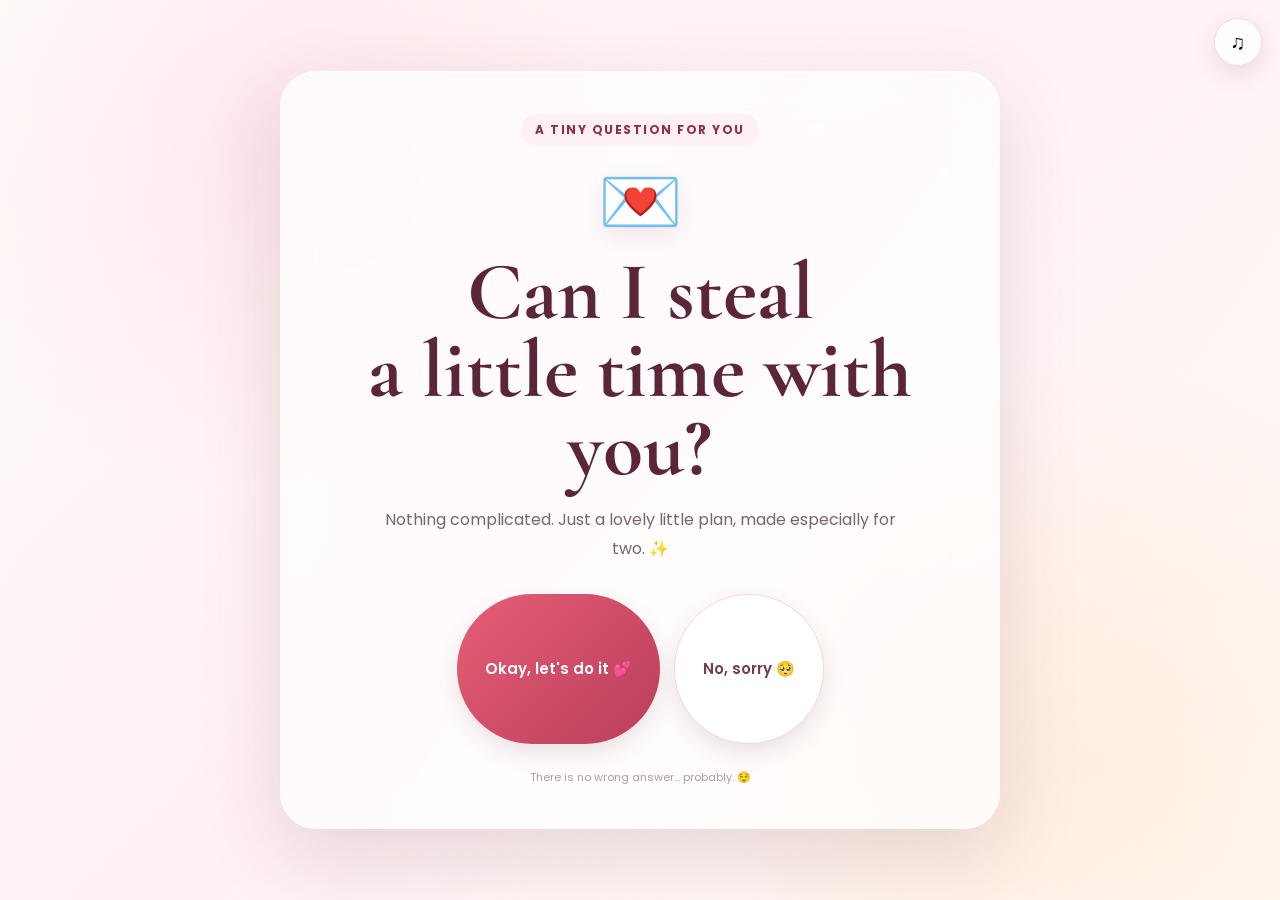
<file: index.html>
<!DOCTYPE html>
<html lang="en">
<head>
    <meta charset="UTF-8">
    <meta name="viewport" content="width=device-width, initial-scale=1.0">

    <title>A Little Question 💕</title>

    <link rel="stylesheet" href="css/style.css">
</head>

<body>

<div class="hearts" id="hearts"></div>

<button
    class="music"
    id="musicBtn"
    onclick="toggleMusic()"
    aria-label="Toggle music">
    ♫
</button>

<main class="card" id="homeCard">

    <section class="page active">

        <div class="badge">A tiny question for you</div>

        <div class="big-icon">💌</div>

        <h1>
            Can I steal<br>
            a little time with you?
        </h1>

        <p>
            Nothing complicated. Just a lovely little plan,
            made especially for two. ✨
        </p>

        <div class="buttons" id="homeButtons">

            <button
                class="btn primary"
                onclick="goTo('date.html')">
                Okay, let's do it 💕
            </button>

            <button
                class="btn secondary no-button"
                id="noButton">
                No, sorry 🥺
            </button>

        </div>

        <div class="footer-note">
            There is no wrong answer... probably. 😌
        </div>

    </section>

</main>

<script src="js/music.js"></script>
<script src="js/home.js"></script>

</body>
</html>
</file>
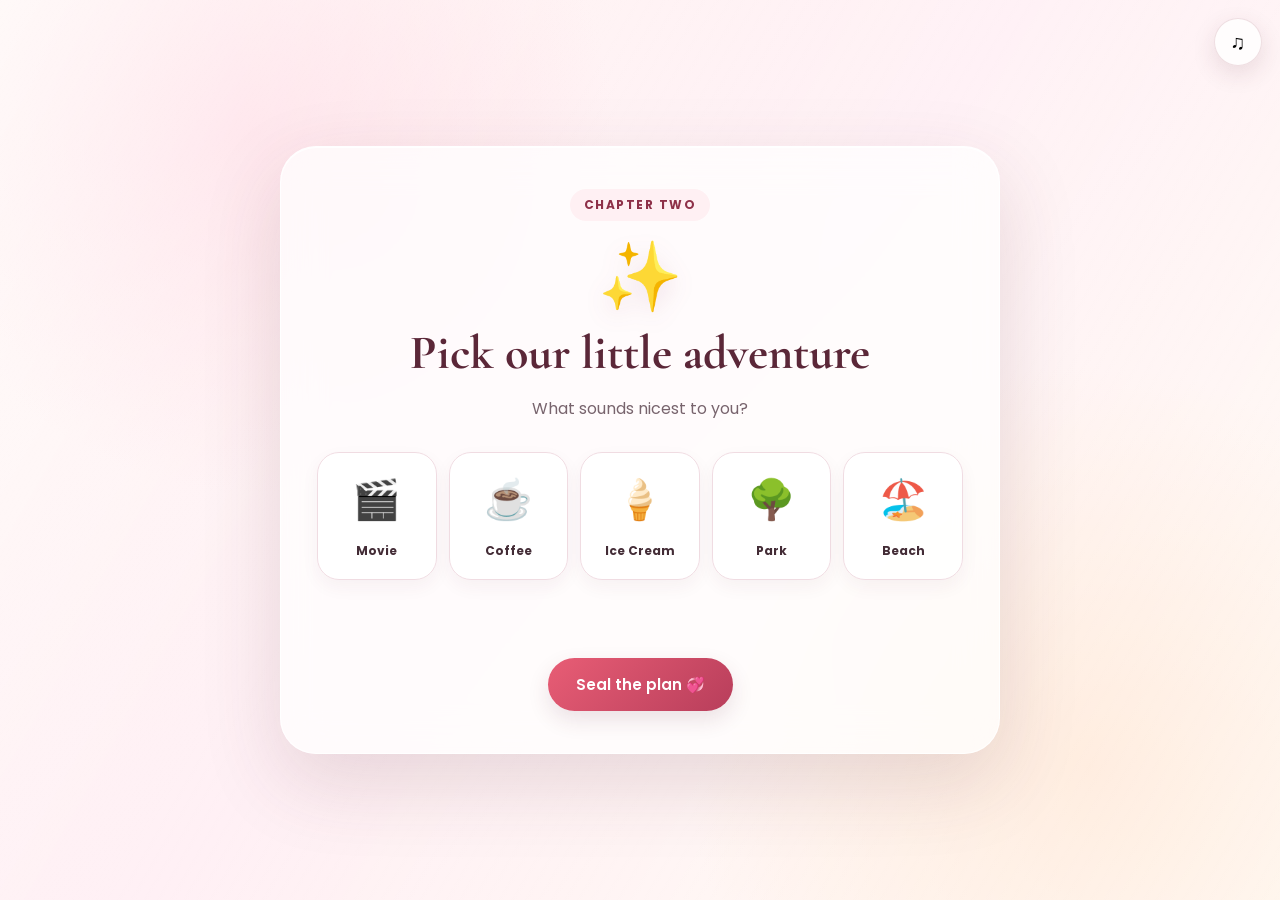
<file: activity.html>
<!DOCTYPE html>
<html lang="en"><head>
<meta charset="UTF-8"><meta name="viewport" content="width=device-width, initial-scale=1.0">
<title>Pick Our Adventure ✨</title><link rel="stylesheet" href="css/style.css"></head>
<body>
<div class="hearts" id="hearts"></div>
<button class="music" id="musicBtn" onclick="toggleMusic()" aria-label="Toggle music">♫</button>
<main class="card"><section class="page active">
<div class="badge">Chapter two</div><div class="big-icon">✨</div>
<h2>Pick our little adventure</h2><p>What sounds nicest to you?</p>
<div class="choices">
<div class="choice" data-choice="Movie" onclick="selectChoice(this)"><span class="icon">🎬</span><strong>Movie</strong></div>
<div class="choice" data-choice="Coffee" onclick="selectChoice(this)"><span class="icon">☕</span><strong>Coffee</strong></div>
<div class="choice" data-choice="Ice Cream" onclick="selectChoice(this)"><span class="icon">🍦</span><strong>Ice Cream</strong></div>
<div class="choice" data-choice="Park" onclick="selectChoice(this)"><span class="icon">🌳</span><strong>Park</strong></div>
<div class="choice" data-choice="Beach" onclick="selectChoice(this)"><span class="icon">🏖️</span><strong>Beach</strong></div></div>
<div class="hint" id="choiceHint"></div>
<div class="buttons"><button class="btn primary" onclick="submitChoice()">Seal the plan 💞</button></div>
</section></main>
<script src="js/music.js"></script><script src="js/home.js"></script><script src="js/config.js"></script><script src="js/activity.js"></script>
</body></html>
</file>
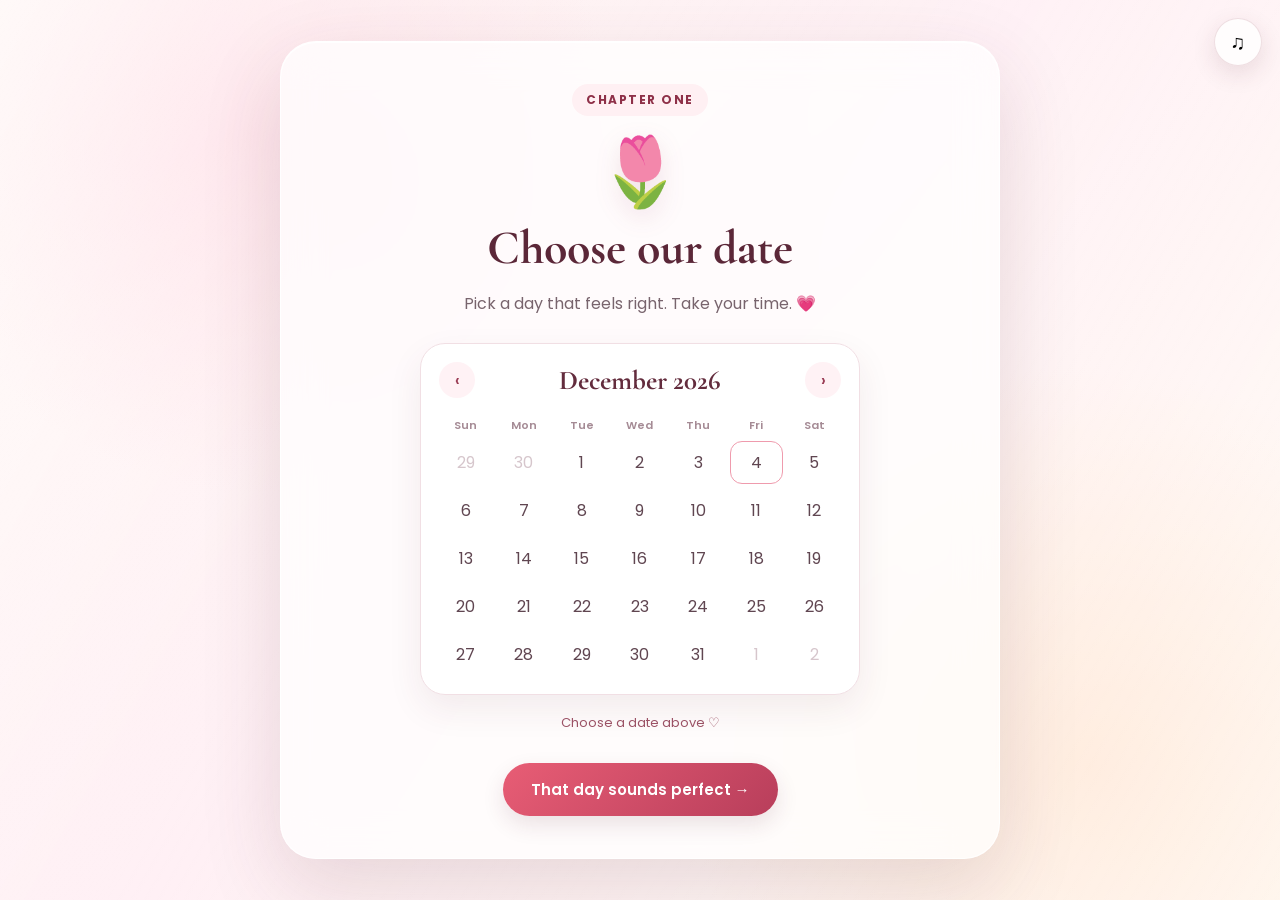
<file: date.html>
<!DOCTYPE html>
<html lang="en"><head>
<meta charset="UTF-8"><meta name="viewport" content="width=device-width, initial-scale=1.0">
<title>Choose Our Date 🌷</title><link rel="stylesheet" href="css/style.css"></head>
<body>
<div class="hearts" id="hearts"></div>
<button class="music" id="musicBtn" onclick="toggleMusic()" aria-label="Toggle music">♫</button>
<main class="card"><section class="page active">
<div class="badge">Chapter one</div><div class="big-icon">🌷</div>
<h2>Choose our date</h2><p>Pick a day that feels right. Take your time. 💗</p>
<div class="calendar"><div class="cal-head">
<button onclick="changeMonth(-1)">‹</button><div class="month" id="monthTitle"></div><button onclick="changeMonth(1)">›</button></div>
<div class="week"><span>Sun</span><span>Mon</span><span>Tue</span><span>Wed</span><span>Thu</span><span>Fri</span><span>Sat</span></div>
<div class="days" id="days"></div></div>
<div class="selected-date" id="dateHint">Choose a date above ♡</div>
<div class="buttons"><button class="btn primary" onclick="submitDate()">That day sounds perfect →</button></div>
</section></main>
<script src="js/music.js"></script><script src="js/home.js"></script><script src="js/calendar.js"></script>
</body></html>
</file>
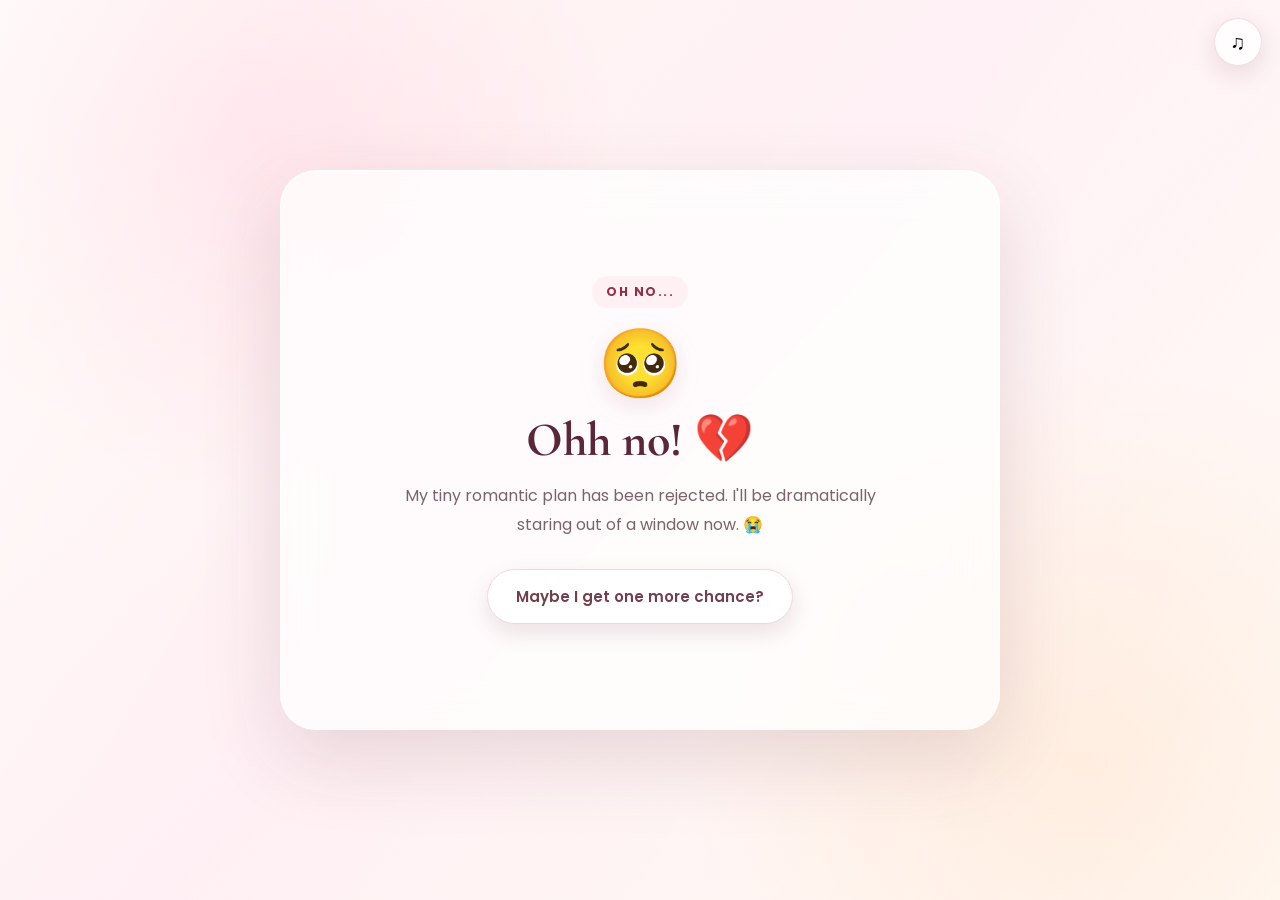
<file: no.html>
<!DOCTYPE html>
<html lang="en"><head>
<meta charset="UTF-8"><meta name="viewport" content="width=device-width, initial-scale=1.0">
<title>Ohh No! 🥺</title><link rel="stylesheet" href="css/style.css"></head>
<body>
<div class="hearts" id="hearts"></div>
<button class="music" id="musicBtn" onclick="toggleMusic()" aria-label="Toggle music">♫</button>
<main class="card"><section class="page active">
<div class="badge">Oh no...</div><div class="big-icon">🥺</div>
<h2>Ohh no! 💔</h2>
<p>My tiny romantic plan has been rejected. I'll be dramatically staring out of a window now. 😭</p>
<div class="buttons"><button class="btn secondary" onclick="goTo('index.html')">Maybe I get one more chance?</button></div>
</section></main>
<script src="js/music.js"></script><script src="js/home.js"></script>
</body></html>
</file>
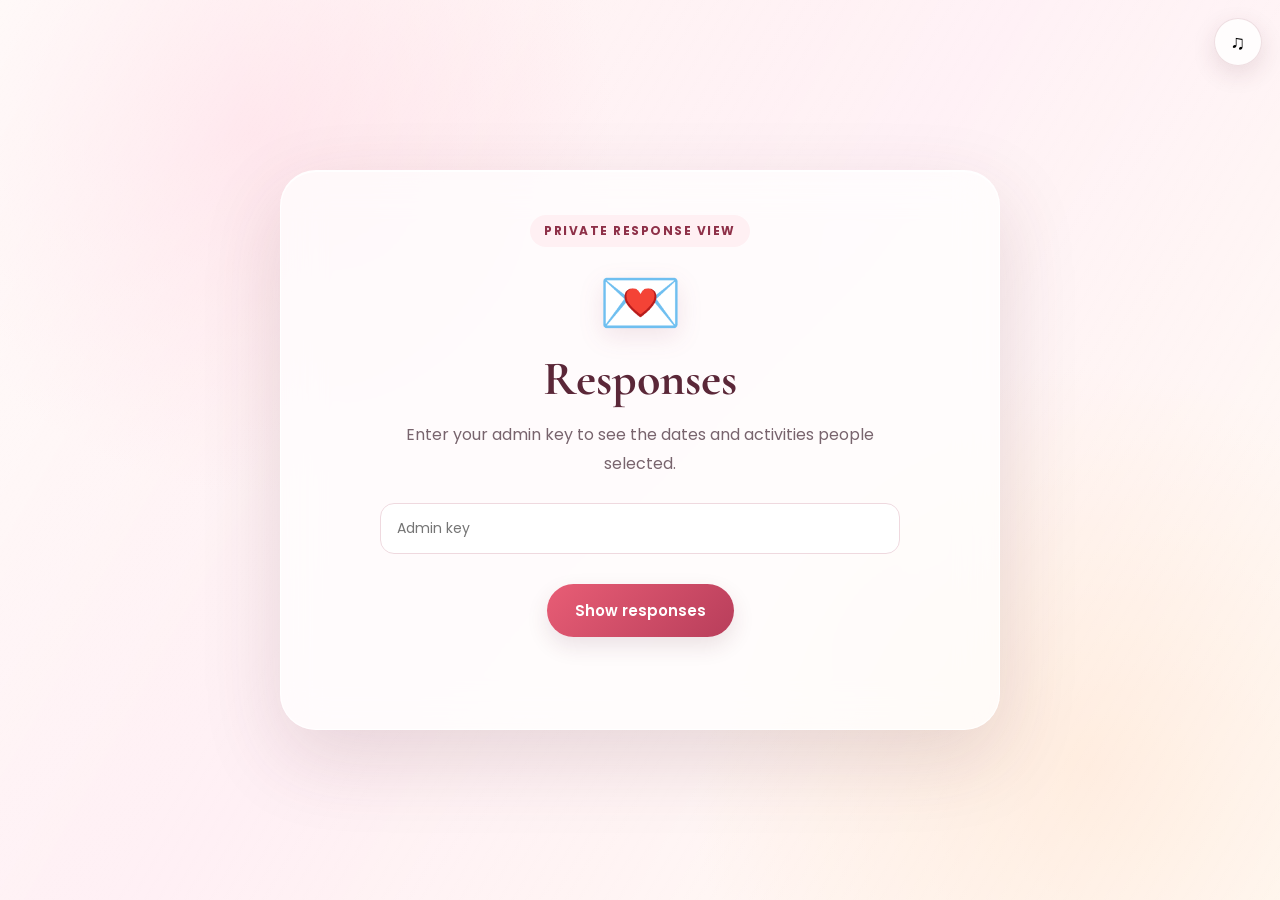
<file: responses.html>
<!DOCTYPE html>
<html lang="en">
<head>
<meta charset="UTF-8">
<meta name="viewport" content="width=device-width, initial-scale=1.0">
<title>Responses 💕</title>
<link rel="stylesheet" href="css/style.css">
<style>
.response-wrap{width:100%;max-width:900px;margin:auto}
.admin-box{max-width:520px;margin:25px auto 0}
.admin-input{width:100%;padding:14px 16px;border:1px solid #efd9df;border-radius:14px;background:#fff;font:14px Poppins,sans-serif;color:#432c36;outline:none}
.admin-input:focus{border-color:#e85d75;box-shadow:0 0 0 3px #fff0f3}
.response-table{width:100%;margin-top:25px;border-collapse:collapse;background:#fff;border-radius:18px;overflow:hidden;box-shadow:0 10px 25px rgba(90,35,50,.07)}
.response-table th,.response-table td{padding:13px 10px;border-bottom:1px solid #f3e3e7;text-align:left;font-size:13px}
.response-table th{background:#fff0f3;color:#8e3048}
.status{min-height:24px;color:#9b5265;margin:12px 0;font-size:13px}
@media(max-width:600px){.response-table th,.response-table td{padding:9px 6px;font-size:11px}}
</style>
</head>
<body>
<div class="hearts" id="hearts"></div>
<button class="music" id="musicBtn" onclick="toggleMusic()">♫</button>
<main class="card">
<section class="page active response-wrap">
<div class="badge">Private response view</div>
<div class="big-icon">💌</div>
<h2>Responses</h2>
<p>Enter your admin key to see the dates and activities people selected.</p>
<div class="admin-box">
<input class="admin-input" id="adminKey" type="password" placeholder="Admin key">
<div class="buttons"><button class="btn primary" onclick="loadResponses()">Show responses</button></div>
<div class="status" id="status"></div>
</div>
<div id="tableContainer"></div>
</section>
</main>
<script src="js/music.js"></script>
<script src="js/home.js"></script>
<script src="js/config.js"></script>
<script src="js/responses.js"></script>
</body>
</html>
</file>
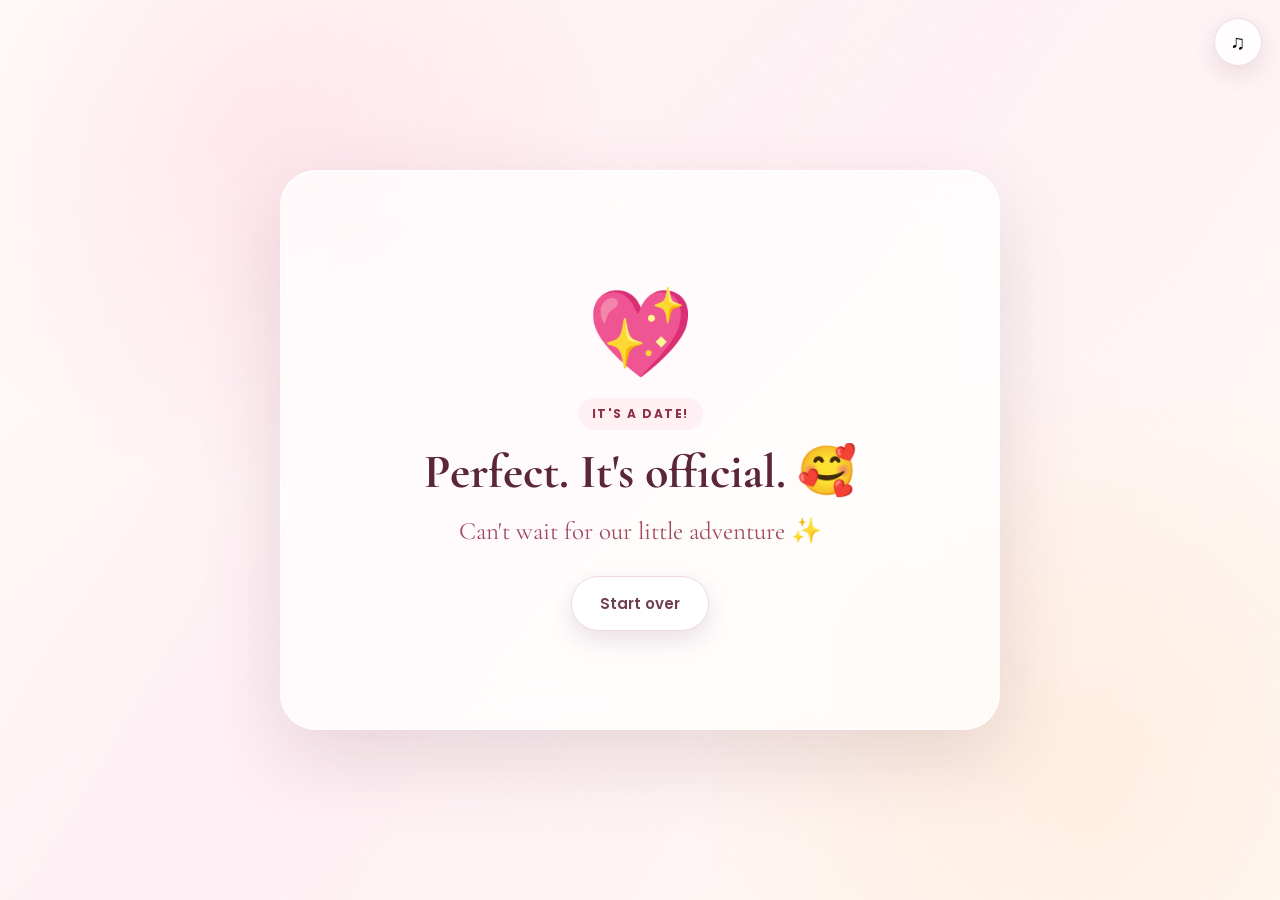
<file: success.html>
<!DOCTYPE html>
<html lang="en"><head>
<meta charset="UTF-8"><meta name="viewport" content="width=device-width, initial-scale=1.0">
<title>It's a Date! 💖</title><link rel="stylesheet" href="css/style.css"></head>
<body>
<div class="hearts" id="hearts"></div>
<button class="music" id="musicBtn" onclick="toggleMusic()" aria-label="Toggle music">♫</button>
<main class="card"><section class="page active">
<div class="final-heart">💖</div><div class="badge">It's a date!</div>
<h2>Perfect. It's official. 🥰</h2><p id="summary"></p>
<div class="signature">Can't wait for our little adventure ✨</div>
<div class="buttons"><button class="btn secondary" onclick="startOver()">Start over</button></div>
</section></main>
<script src="js/music.js"></script><script src="js/home.js"></script><script src="js/success.js"></script>
</body></html>
</file>
<file: css/style.css>
@import url('https://fonts.googleapis.com/css2?family=Cormorant+Garamond:wght@500;600;700&family=Poppins:wght@400;500;600;700&display=swap');
*{box-sizing:border-box}
:root{--rose:#e85d75;--deep:#8e3048;--cream:#fff9f5;--ink:#432c36}
body{
 margin:0;min-height:100vh;overflow-x:hidden;color:var(--ink);
 font-family:Poppins,sans-serif;
 background:radial-gradient(circle at 20% 15%,#ffe0e8 0,transparent 28%),
            radial-gradient(circle at 85% 85%,#ffe7d5 0,transparent 30%),
            linear-gradient(135deg,#fff8f4,#fff0f5 48%,#fff8ef);
 display:flex;justify-content:center;align-items:center;padding:22px;
}
body:before{content:"";position:fixed;inset:0;pointer-events:none;background:linear-gradient(120deg,rgba(255,255,255,.5),transparent 35%,rgba(255,255,255,.35));z-index:-1}
.hearts{position:fixed;inset:0;pointer-events:none;overflow:hidden;z-index:0}
.heart{position:absolute;bottom:-50px;font-size:18px;opacity:0;animation:floatUp linear forwards}
@keyframes floatUp{0%{transform:translateY(0) rotate(0) scale(.7);opacity:0}10%{opacity:.7}90%{opacity:.55}100%{transform:translateY(-110vh) rotate(35deg) scale(1.25);opacity:0}}
.music{
 position:fixed;right:18px;top:18px;z-index:20;width:48px;height:48px;border-radius:50%;
 border:1px solid rgba(142,48,72,.15);background:rgba(255,255,255,.78);backdrop-filter:blur(10px);
 box-shadow:0 8px 25px rgba(80,35,48,.12);cursor:pointer;font-size:20px
}
.card{
 position:relative;z-index:2;width:min(720px,100%);min-height:560px;padding:42px 36px;
 display:flex;align-items:center;justify-content:center;text-align:center;
 background:rgba(255,255,255,.72);border:1px solid rgba(255,255,255,.85);
 backdrop-filter:blur(20px);border-radius:36px;
 box-shadow:0 28px 80px rgba(94,44,60,.15),inset 0 1px 0 white;
}
.page{display:none;width:100%;animation:enter .55s cubic-bezier(.2,.8,.2,1)}
.page.active{display:block}
@keyframes enter{from{opacity:0;transform:translateY(20px) scale(.98)}to{opacity:1;transform:none}}
.badge{display:inline-block;padding:7px 14px;border-radius:100px;background:#fff0f3;color:var(--deep);font-size:12px;font-weight:700;letter-spacing:1.5px;text-transform:uppercase;margin-bottom:18px}
.big-icon{font-size:68px;line-height:1;margin:4px 0 18px;filter:drop-shadow(0 8px 12px rgba(150,50,70,.12))}
h1,h2{font-family:"Cormorant Garamond",serif;color:#5b2738;margin:0}
h1{font-size:clamp(50px,9vw,82px);line-height:.95}
h2{font-size:48px;line-height:1}
p{font-size:16px;line-height:1.8;color:#78646d;max-width:520px;margin:18px auto}
.buttons{display:flex;justify-content:center;gap:14px;flex-wrap:wrap;margin-top:30px}
button{font:600 15px Poppins,sans-serif;cursor:pointer;border:0}
.btn{padding:15px 28px;border-radius:100px;transition:.25s;box-shadow:0 9px 22px rgba(90,35,50,.12)}
.btn:hover{transform:translateY(-3px)}
.primary{color:white;background:linear-gradient(135deg,#e85d75,#b83e5b)}
.secondary{color:#71404e;background:#fff;border:1px solid #f0d8df}
.calendar{
 max-width:440px;margin:25px auto 18px;background:#fff;border:1px solid #f1dfe4;
 border-radius:25px;padding:18px;box-shadow:0 14px 35px rgba(85,35,52,.08)
}
.cal-head{display:flex;align-items:center;justify-content:space-between;margin-bottom:12px}
.cal-head button{width:36px;height:36px;border-radius:50%;background:#fff2f5;color:#9b3d55}
.month{font-family:"Cormorant Garamond",serif;font-size:27px;font-weight:700;color:#632c3d}
.week,.days{display:grid;grid-template-columns:repeat(7,1fr);gap:5px}
.week span{font-size:11px;color:#a58b95;font-weight:600;padding:7px 0}
.day{
 height:43px;border-radius:12px;background:transparent;color:#604651;display:flex;align-items:center;justify-content:center;
 cursor:pointer;transition:.18s
}
.day:hover{background:#fff0f3;transform:scale(1.05)}
.day.muted{color:#d6c6cc}.day.today{border:1px solid #ef9bad}.day.selected{background:linear-gradient(135deg,#e85d75,#b83e5b);color:white;box-shadow:0 7px 16px rgba(210,75,100,.25)}
.selected-date{font-size:13px;color:#9b5265;min-height:20px}
.choices{display:grid;grid-template-columns:repeat(5,1fr);gap:12px;margin:28px 0}
.choice{
 border:1px solid #f0dce2;background:rgba(255,255,255,.82);border-radius:22px;padding:17px 7px;
 cursor:pointer;transition:.25s;box-shadow:0 7px 18px rgba(90,35,50,.05)
}
.choice:hover{transform:translateY(-6px);border-color:#ef9bad}
.choice.selected{background:#fff0f3;border:2px solid #e85d75;transform:translateY(-5px);box-shadow:0 12px 24px rgba(210,75,100,.15)}
.choice .icon{display:block;font-size:39px;margin-bottom:8px}.choice strong{font-size:12px}
.hint{font-size:13px;color:#a04a60;min-height:20px;margin:8px auto}
.final-heart{font-size:86px;animation:pulse 1.5s infinite}
@keyframes pulse{50%{transform:scale(1.12)}}
.signature{font-family:"Cormorant Garamond",serif;font-size:25px;color:#a14a61;margin-top:20px}
.no-page .big-icon{animation:sad 1.2s ease-in-out infinite alternate}
@keyframes sad{to{transform:rotate(-8deg) translateY(4px)}}
.footer-note{font-size:11px;color:#b29aa2;margin-top:25px}
@media(max-width:600px){
 .card{min-height:590px;padding:35px 18px;border-radius:28px}
 .choices{grid-template-columns:repeat(3,1fr)}
 .choice:nth-child(4),.choice:nth-child(5){grid-column:auto}
 .day{height:39px;font-size:13px}.calendar{padding:12px}
}
/* ----------------------------------------
   Playful No Button
   ---------------------------------------- */

#homeCard {
    position: relative;
}

#homeButtons {
    position: relative;
    min-height: 150px;
}

.no-button {
    transition:
        left 0.35s ease,
        top 0.35s ease,
        transform 0.25s ease;

    z-index: 100;
}
</file>
